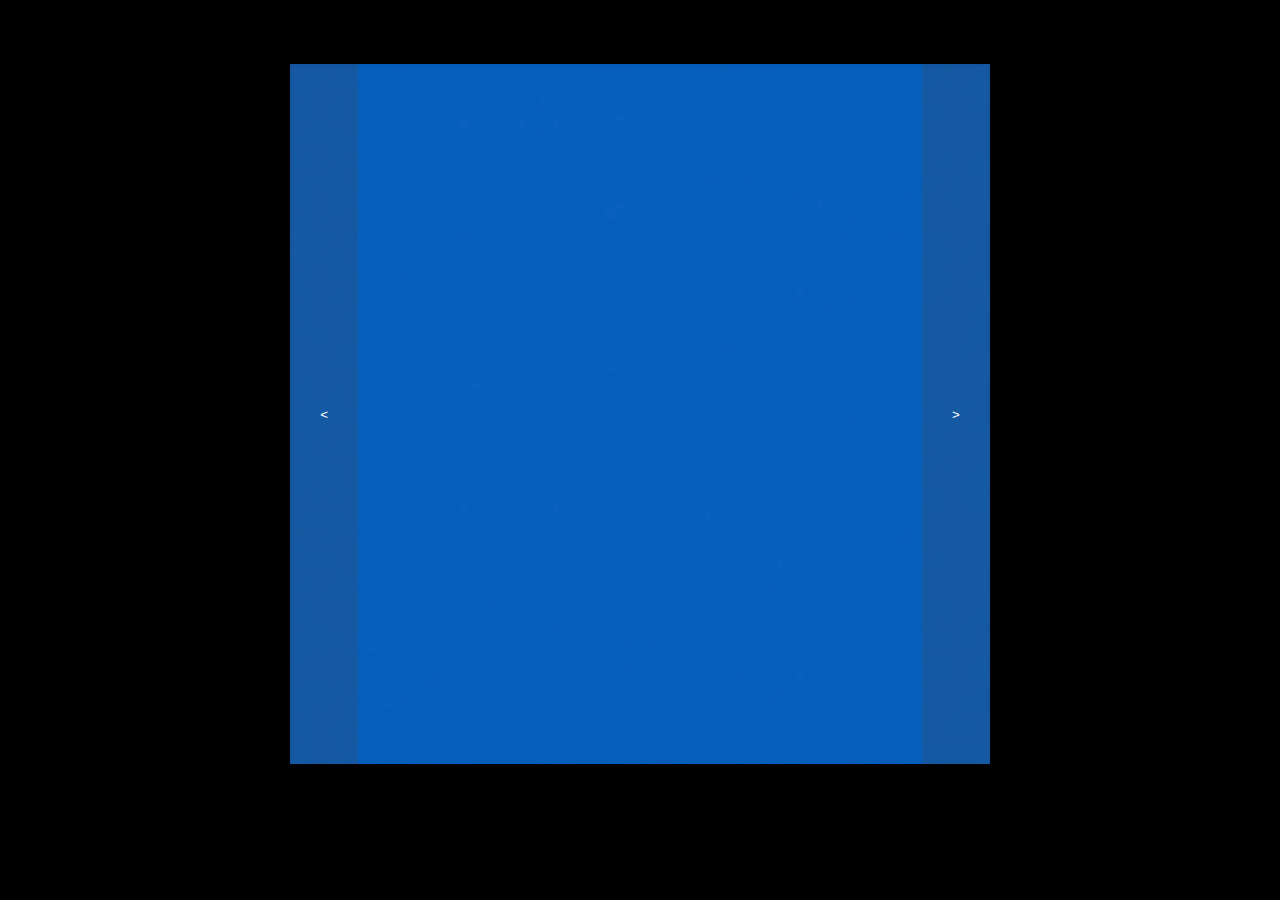
<file: Basic Carousel/index.html>
<!DOCTYPE html>
<html lang="pt-br">
<head>
    <meta charset="UTF-8">
    <meta name="viewport" content="width=device-width, initial-scale=1.0">
    <title>Teste</title>
    <link rel="stylesheet" href="styles.css">

</head>
<body>



























   <section class="container">
            <button class="btnL"><</button>
        <div class="carrossel"></div>
            <button class="btnR">></button>
   </section>


   




























   

    <script src="scripts.js"></script>
    
</body>
</html>
</file>
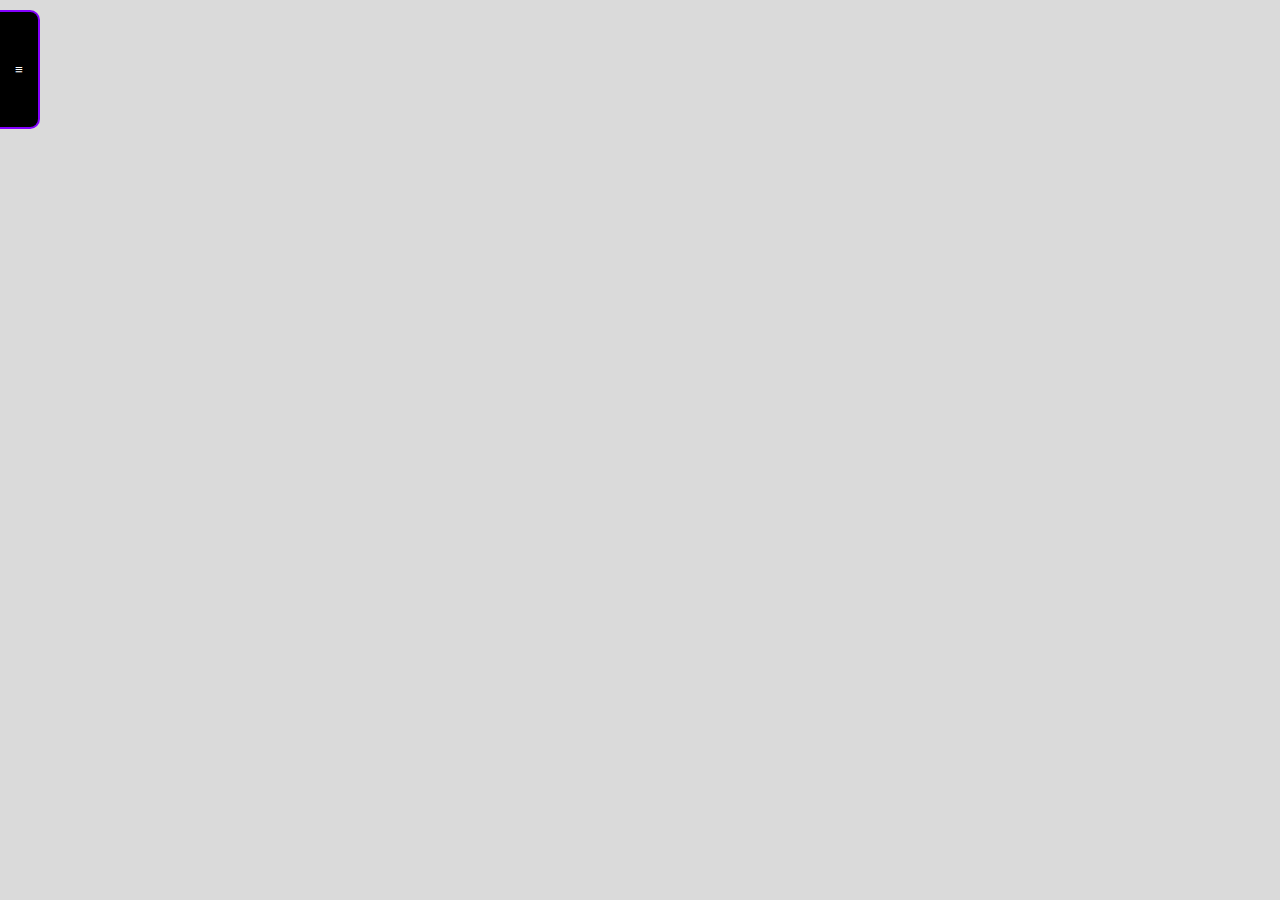
<file: Basic Side Menu/index.html>
<!DOCTYPE html>
<html lang="en">
<head>
    <meta charset="UTF-8">
    <meta name="viewport" content="width=device-width, initial-scale=1.0">
    <title>Menu Lateral</title>
    <link rel="stylesheet" href="index.css">
</head>
<body>

    <button class="btn-act">&#8801</button>


    <section class="area-menu">
        <div class="content-menu">
            <ul>
                <h1>Title</h1>
                <li>1</li>
                <li>2</li>
                <li>3</li>
                <li>4</li>
                <li>5</li>
                <p>Lorem ipsum dolor sit amet, consectetur adipiscing elit, sed do eiusmod tempor incididunt ut labore et dolore magna aliqua. Ut enim ad minim veniam, quis nostrud exercitation ullamco laboris nisi ut aliquip ex ea commodo consequat. Duis aute irure dolor in reprehenderit in voluptate velit esse cillum dolore eu fugiat nulla pariatur. Excepteur sint occaecat cupidatat non proident, sunt in culpa qui officia deserunt mollit anim id est laborum.</p>
            </ul>
        </div>
    </section>

    <script src="index.js"></script>
</body>
</html>
</file>
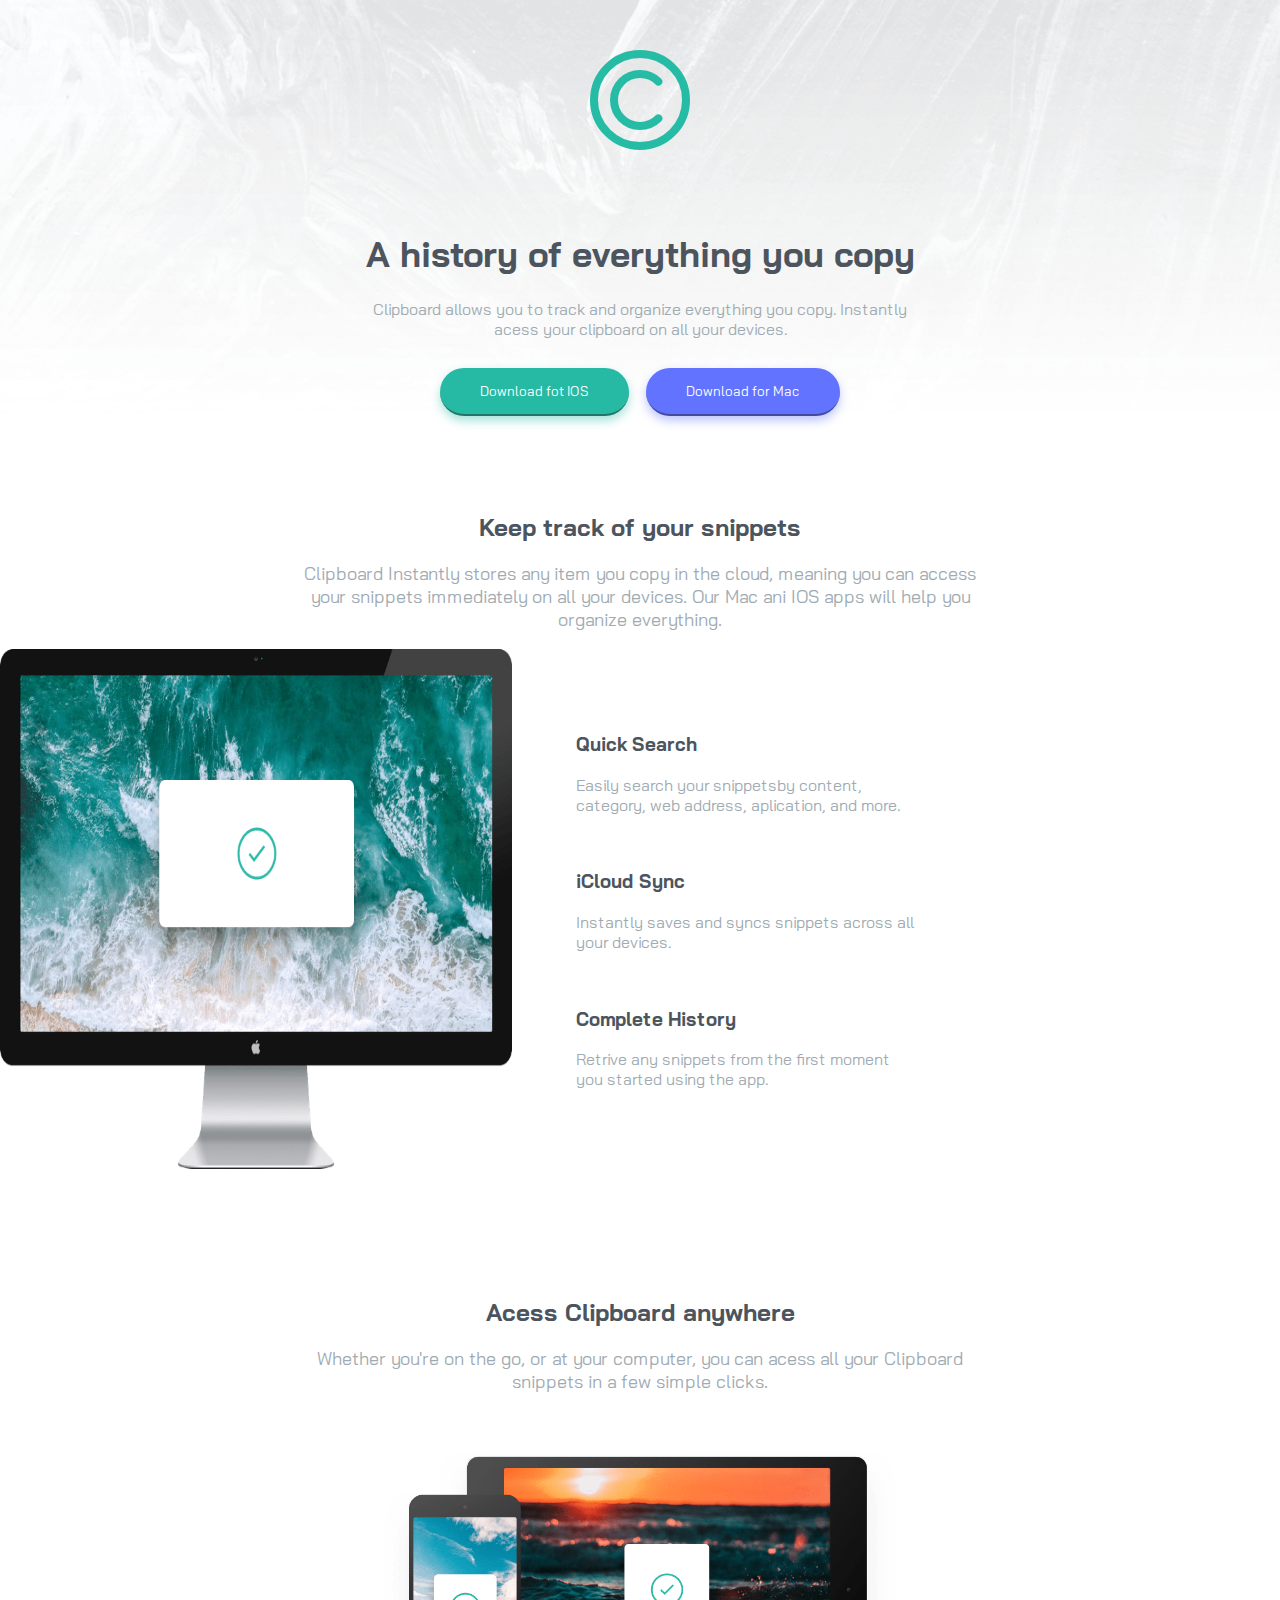
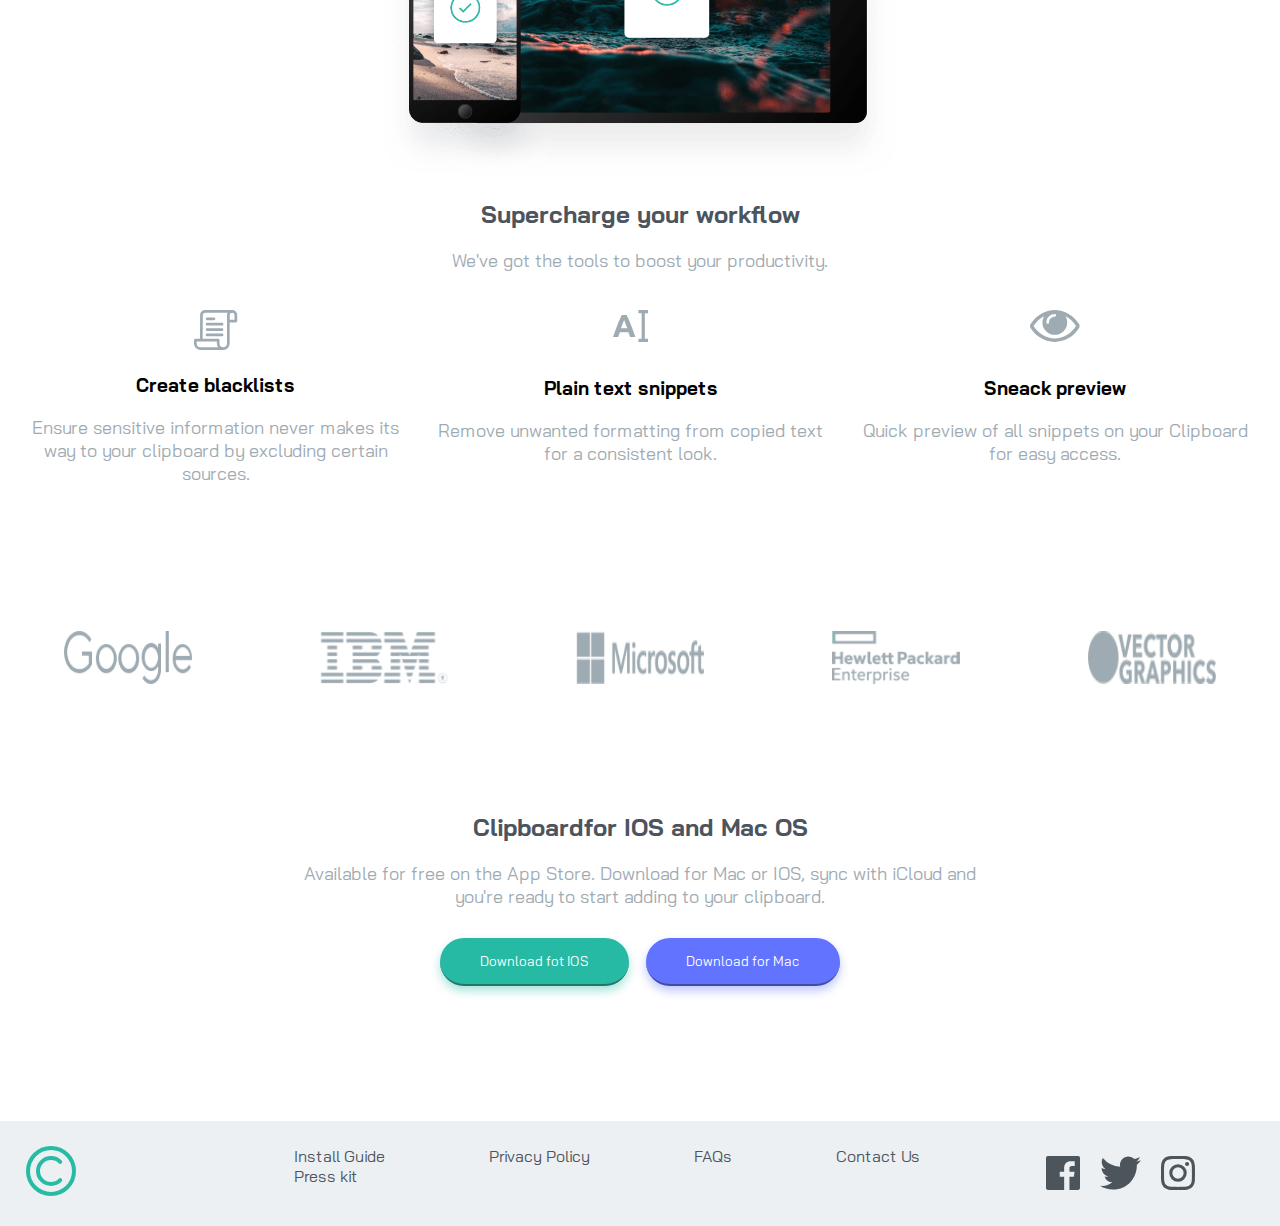
<file: Frontend Menthor/Clipboard/clipboard.html>
<!DOCTYPE html>
<html lang="en">
<head>
    <meta charset="UTF-8">
    <meta name="viewport" content="width=device-width, initial-scale=1.0">
    <title>Clipboard</title>
    <link rel="shortcut icon" href="favicon-32x32.png" type="image/favicon-32x32">
    <link rel="stylesheet" href="clipboard.css">
</head>
<body>


    <header>
        <div class="inicio">
            <img src="logo.svg" class="logo-c" width="100px" alt="">
            <h1 class="titulo-c">A history of everything you copy</h1>
            <p class="text-c">Clipboard allows you to track and organize everything you copy. Instantly <br> acess your clipboard on all your devices.</p>
            <div class="botoes">
                <button class="btn-c-1">Download fot IOS</button>
                <button class="btn-c-2">Download for Mac</button>
            </div>
        </div>
    </header>
   
    <main>


        <section class="area-1">
            <h2 class="tit-area">Keep track of your snippets</h2>
            <p class="text-area">Clipboard Instantly stores any item you copy in the cloud, meaning  you can access <br> your snippets immediately on all your devices. Our Mac ani IOS apps will help you <br> organize everything.</p>
            <div class="div-area-1">
                <img src="image-computer.png" alt="" class="monitor">
                <div class="subs">
                    <h3 class="subtitulos">Quick Search</h3>
                    <p class="text-area-left">Easily search your snippetsby content, <br> category, web address, aplication, and more.</p>
                    <br>
                    <h3 class="subtitulos">iCloud Sync</h3>
                    <p class="text-area-left">Instantly saves and syncs snippets across all <br> your devices.</p>
                    <br>
                    <h3 class="subtitulos">Complete History</h3>
                    <p class="text-area-left">Retrive any snippets from the first moment <br> you started using the app.</p>
                </div>
            </div>
        </section>

        <section class="area-2">
            <h2 class="tit-area">Acess Clipboard anywhere</h2>
            <p class="text-area">Whether you're on the go, or at your computer, you can acess all your Clipboard <br> snippets in a few simple clicks.</p>
            <img src="image-devices.png" alt="" width="40%" class="tablet">
        </section>

        <section class="area-3">
            <h2 class="tit-area">Supercharge your workflow</h2>
            <p class="text-area">We've got the tools to boost your productivity.</p>

            <div class="area-services">
                <div class="services">
                    <img src="icon-blacklist.svg" alt="" class="services-logo">
                    <h3 class="subtitulos1">Create blacklists</h3>
                    <p class="text-area">Ensure sensitive information never makes its <br> way to your clipboard by excluding certain <br>sources.</p>
                </div>
                <div class="services">
                    <img src="icon-text.svg" alt="" class="services-logo">
                    <h3 class="subtitulos2">Plain text snippets</h3>
                    <p class="text-area">Remove unwanted formatting from copied text <br> for a consistent look.</p>
                </div>
                <div class="services">
                    <img src="icon-preview.svg" alt="" class="services-logo">
                    <h3 class="subtitulos3">Sneack preview</h3>
                    <p class="text-area">Quick preview of all snippets on your Clipboard <br> for easy access.</p>
                </div>
            </div>
            <div class="marcas">
                <img src="logo-google.png" width="10%" alt="" >
                <img src="logo-ibm.png" width="10%" alt="" >
                <img src="logo-microsoft.png" width="10%" alt="" >
                <img src="logo-hp.png" width="10%" alt="" >
                <img src="logo-vector-graphics.png" width="10%" alt="" >
            </div>
        </section>

        <section class="area-4">
            <h2 class="tit-area">Clipboardfor IOS and Mac OS</h2>
            <p class="text-area">Available for free on the App Store. Download for Mac or IOS, sync with iCloud and <br> you're ready to start adding to your clipboard.</p>
            <div class="botoes">
                <button class="btn-c-1">Download fot IOS</button>
                <button class="btn-c-2">Download for Mac</button>
            </div>
        </section>
    </main>

    <footer>
        <section class="area-5">
            <div class="line1">
                <img src="logo.svg" width="50px" alt="">
            </div>
            <div class="line2">
                <a href="" class="links">Install Guide</a>
                <a href="" class="links">Privacy Policy</a>
                <a href="" class="links">FAQs</a>
                <a href="" class="links">Contact Us</a>
                <a href="" class="links">Press kit</a>
            </div>
            <div class="line3">
                <img src="icon-facebook.svg" alt="" class="social-media">
                <img src="icon-twitter.svg" alt="" class="social-media">
                <img src="icon-instagram.svg" alt="" class="social-media">
            </div>
        </section>
    </footer>
    
</body>
</html>
</file>
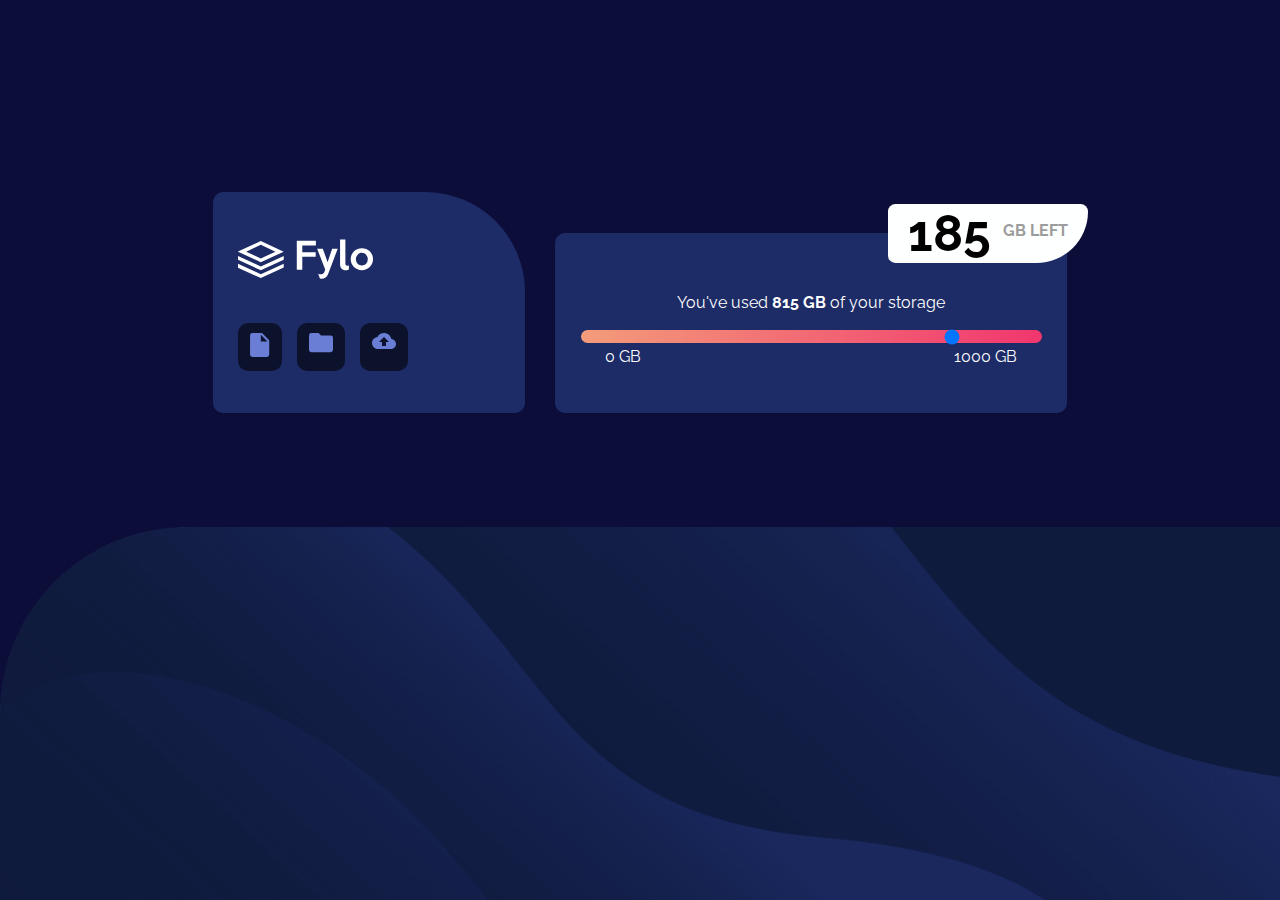
<file: Frontend Menthor/Fylo/fylo.html>
<!DOCTYPE html>
<html lang="en">
<head>
    <meta charset="UTF-8">
    <meta name="viewport" content="width=device-width, initial-scale=1.0">
    <title>Fylo</title>
    <link rel="stylesheet" href="fylo.css">
    <link rel="shortcut icon" href="favicon-32x32.png" type="image/favicon-32x32" />
</head>
<body>

    <div class="background"><img src="bg-desktop.png" alt=""></div>
    <div class="area">
        <section class="blocos">

            <div class="bloco1">
                <h1 class="titulo"><img src="logo.svg" alt=""></h1>
                <div class="icones">
                    <p><img src="icon-document.svg" alt=""></p>
                    <p><img src="icon-folder.svg" alt=""></p>
                    <p id="i3"><img src="icon-upload.svg" alt=""></p>
                </div>
            </div>
            
            <div class="bloco2">
                <p class="text">You've used <strong>815 GB</strong> of your storage</p>
                <input type="range" name="gb" id="gb" min="0" max="1000" value="815">
                <br><div class="linha-num"><span class="num">0 GB</span><span class="num">1000 GB</span></div>
                <div class="sobram">185 <span class="sob">GB LEFT</span></div>
            </div>

        </section>
    </div>
</body>
</html>
</file>
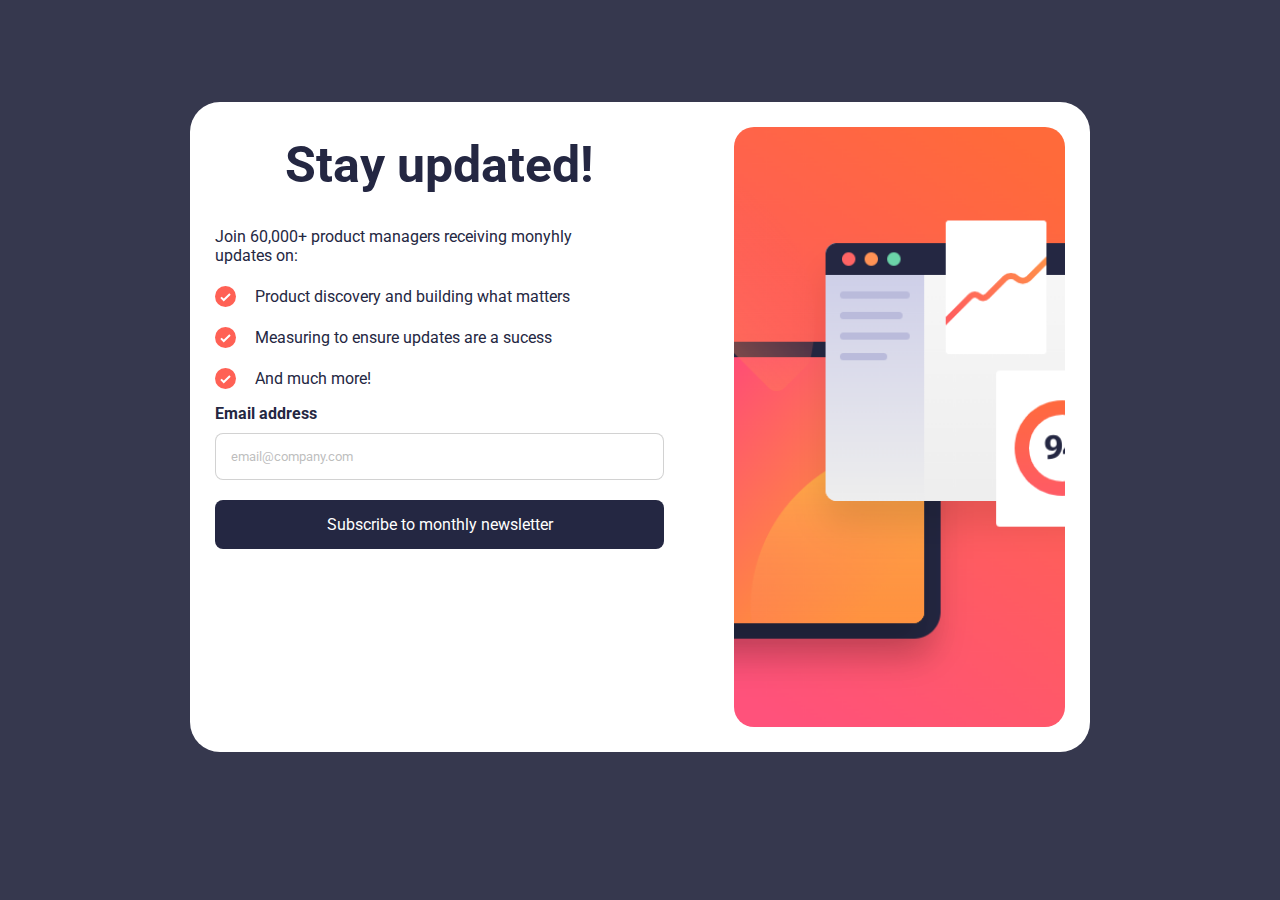
<file: Frontend Menthor/Newsletter Menthor/Newsletter.html>
<!DOCTYPE html>
<html lang="en">
<head>
    <meta charset="UTF-8">
    <meta name="viewport" content="width=device-width, initial-scale=1.0">
    <title>Newsletter</title>
    <link rel="shortcut icon" href="favicon-32x32.png" type="image/favicon-32x32" />
    <link rel="stylesheet" href="Newsletter.css">
    <script src="Newsletter.js"></script>
</head>
<body>
    <div class="centra">
        <section class="area-ban">
            <div class="direita">
        
            </div>

            <div class="esquerda">
                <h1 class="titulo">Stay updated!</h1>
                <p class="frases">Join 60,000+ product managers receiving monyhly <br> updates on:</p>
                <p class="frases-"><span class="check"><img src="icon-list.svg" alt=""></span> Product discovery and building what matters</p>
                <p class="frases-"><span class="check"><img src="icon-list.svg" alt=""></span> Measuring to ensure updates are a sucess</p>
                <p class="frases-"><span class="check"><img src="icon-list.svg" alt=""></span> And much more!</p>

                <label for="email"> Email address <br>
                    <input type="email" name="email" id="email" placeholder="email@company.com" size="50%">
                </label> 
                <br>
                <a href=""><button class="subs">Subscribe to monthly newsletter</button></a>
            </div>

        </section>
    </div>
    
</body>
</html>
</file>
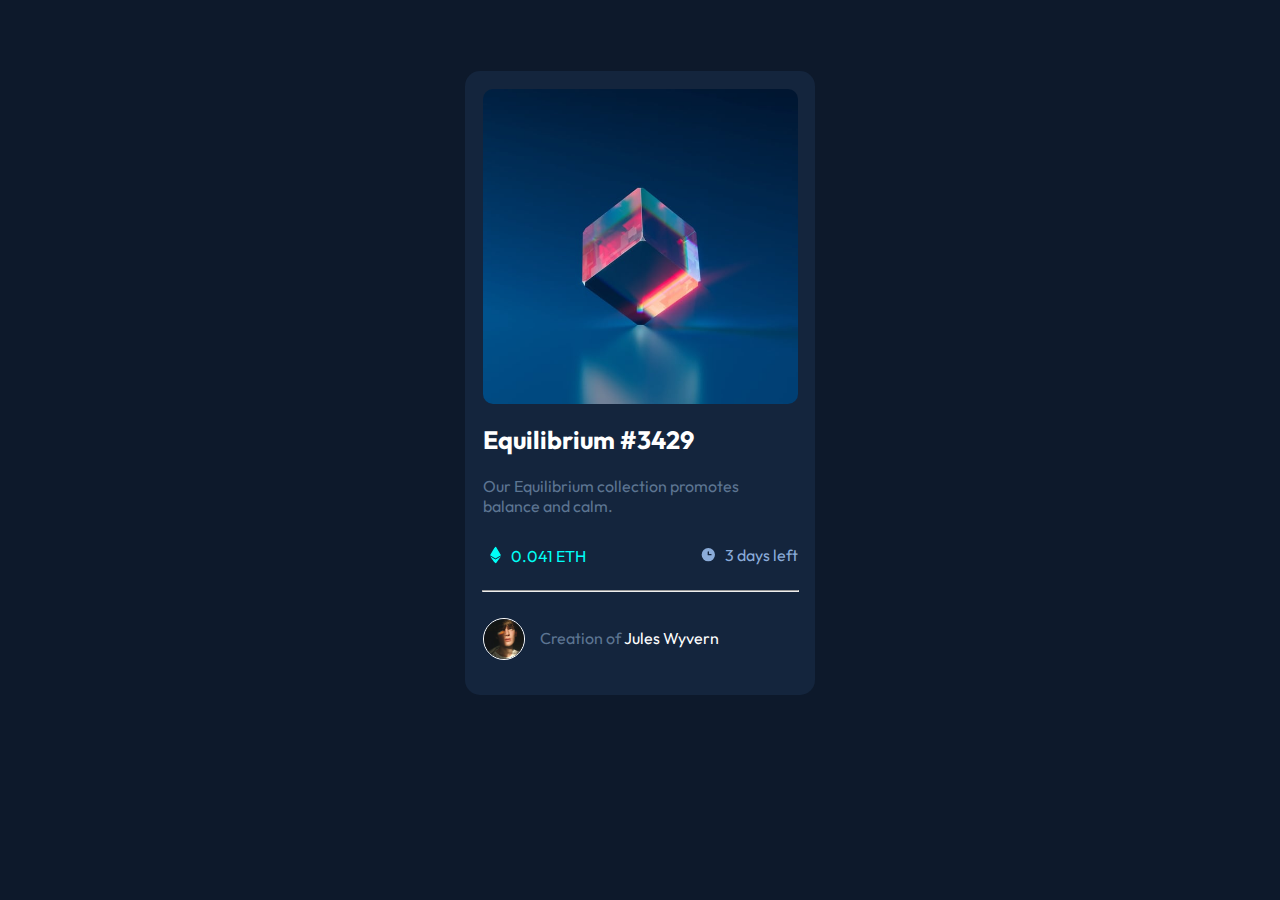
<file: Frontend Menthor/NFT/NFT.html>
<!DOCTYPE html>
<html lang="en">
<head>
    <meta charset="UTF-8">
    <meta name="viewport" content="width=device-width, initial-scale=1.0">
    <title>NFT CARD</title>
    <link rel="shortcut icon" href="favicon-32x32.png" type="image/favicon-32x32" />
    <link rel="stylesheet" href="NFT.css">
</head>
<body>

    <main>
        <section class="card">
            <img src="image-equilibrium.jpg" width="90%" alt="">
            <h1 class="name">Equilibrium #3429</h1>
            <br>
            <p class="text">Our Equilibrium collection promotes <br> balance and calm.</p>
            <br>
            <div class="line">
                <p class="eth"><span class="icon"><img src="icon-ethereum.svg" alt="">0.041 ETH</span></p>
                <span class="time"><span class="icon-time"><img src="icon-clock.svg" alt="">3 days left</span></span>
            </div>
            <hr id="line-hr">
            <div class="line-perfil">
                <img class="photo" src="image-avatar.png" alt="">
                <p class="creator">Creation of <span class="name-c">Jules Wyvern</span></p>
            </div>
            </section>
    </main>
    
</body>
</html>
</file>
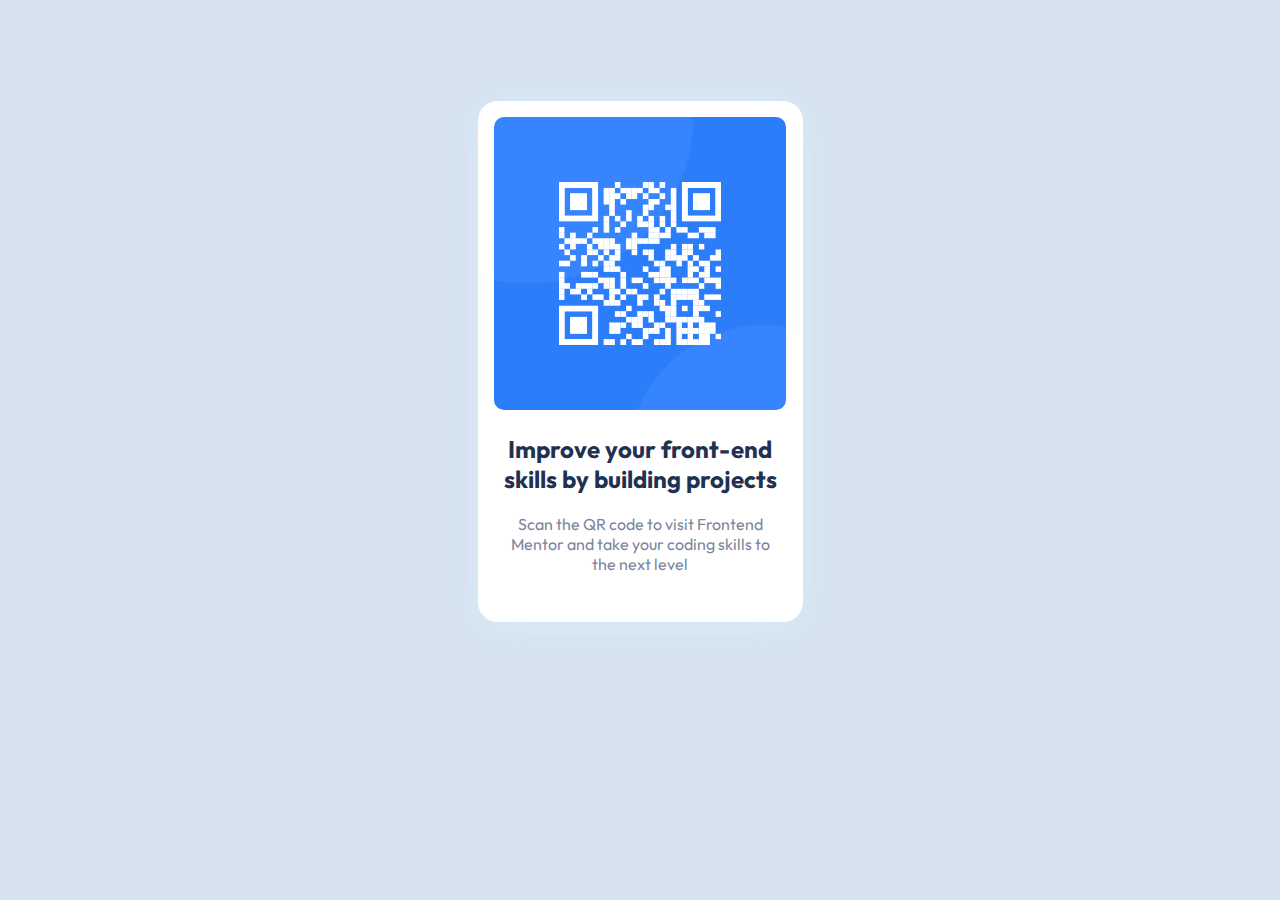
<file: Frontend Menthor/QRcode Menthor/QRcode.html>
<!DOCTYPE html>
<html lang="en">
<head>
  <meta charset="UTF-8">
  <meta name="viewport" content="width=device-width, initial-scale=1.0">
  <title>QR Code</title>
  <link rel="shortcut icon" href="favicon-32x32.png" type="image/favicon-32x32" />
  <link rel="stylesheet" href="QRcode.css">
</head>

<body>
  <div class="area">
    <section class="card">
      <img src="image-qr-code.png" width="90%" alt="">
      <h2>Improve your front-end <br> skills by building projects</h2>
      <p>Scan the QR code to visit Frontend <br> Mentor and take your coding skills to <br> the next level</p>
    </section>
  </div>
  
</body>
</html>
</file>
<file: Basic Carousel/styles.css>
body {
    background-color: rgb(0, 0, 0);
    margin: 0;
    padding: 0;
    font-family: sans-serif;
}

.container {
    display: flex;
    justify-content: center;
    width: 100%;
    margin-top: 5%;
}
img {
    width: 700px;
    height: auto;
    transition: opacity 0.5s ease-in-out;
    opacity: 1;
}

.btnL {
    background-color: rgba(75, 72, 72, 0.212);
    height: 700px;
    position: relative;
    left: 68px;
    padding: 30px;
    border: none;
    color: white;
    transition: 300ms;
}
.btnR {
    background-color: rgba(75, 72, 72, 0.212);
    height: 700px;
    position: relative;
    right: 68px;
    padding: 30px;
    border: none;
    color: white;
    transition: 300ms;
}
.btnL:hover, .btnR:hover {
    background-color: rgba(75, 72, 72, 0.425);
    transition: 300ms;
}
@media screen and (max-width: 850px ){
    img {
        width: 500px;
    }
    .btnL, .btnR {
        height: 500px;
    }
}
@media screen and (max-width: 570px ){
    img {
        width: 300px;
    }
    .btnL{
        height: 300px;
        padding: 15px;
        left: 38px;
    }
    .btnR {
        height: 300px;
        padding: 15px;
        right: 38px;
    }
}
.btnL:hover, .btnR:hover {
    background-color: rgba(75, 72, 72, 0.425);
    transition: 300ms;
}
@media screen and (max-width: 320px ){
    img {
        width: 200px;
    }
    .btnL, .btnR {
        height: 200px;
    }
}
</file>
<file: Basic Side Menu/index.css>
body {
    background-color: rgb(218, 218, 218);
    margin: 0;
    padding: 0;
    color: white;
    font-family: sans-serif;
}
.area-menu {
    background-color: rgb(0, 0, 0);
    width: 25%;
    position: fixed;
    left: -600px;
    transition: 300ms;
    height: 100%;
    border-right: 2px solid rgb(132, 0, 255);
}
.area-menu-actived {
    left: 0;
    transition: 300ms;
}
.btn-act {
    position: fixed;
    top: 10px;
    left: 0px;
    transition: 300ms;
    padding: 50px 15px;
    border: 2px solid rgb(132, 0, 255);
    border-left: none;
    z-index: 1;
    background-color: rgb(0, 0, 0);
    color: white;
    border-radius: 0px 10px 10px 0px;
}
.btn-act-active{
    left: 25%;
    transition: 300ms;
}
p {
    margin: 15%;
    text-align: right;
}
@media screen and (max-width: 1000px) {
    .area-menu {
        width: 35%;
    }
    .btn-act-active {
        left: 35%   ;
    }
}
@media screen and (max-width: 700px) {
    .area-menu {
        width: 45%;
    }
    .btn-act-active {
        left: 45%   ;
    }
}
@media screen and (max-width: 550px) {
    .area-menu {
        width: 100%;
    }
    .btn-act-active {
        position: fixed;
        top: 10px;
        left: 80%;
        padding: 15px 20px;
        border: none;
        background-color: rgb(78, 78, 78);
        border-radius: 50%;
    }
}
</file>
<file: Frontend Menthor/Clipboard/clipboard.css>
@import url('https://fonts.googleapis.com/css2?family=Bai+Jamjuree&display=swap');

body {
    margin: 0;
    padding: 0;
    box-sizing: border-box;
}
a {
    text-decoration: none;
    color: hsl(210, 10%, 33%);
}
a:hover {
    color: hsl(171, 66%, 44%);
}
* {
    font-family: 'Bai Jamjuree', sans-serif;
    transition: 300ms;
}

.inicio {
    width: 100%;
    background-image: url('bg-header-desktop.png');
    background-repeat: no-repeat;
    background-size: cover;
    background-position: center;
    text-align: center;
}
.logo-c {
    position: relative;
    top: 50px;
}
.titulo-c {
    text-align: center;
    margin-top: 10%;
    font-size: 35px;
    color: hsl(210, 10%, 33%);
}
.text-c {
    color: hsl(201, 11%, 66%);
}

.btn-c-1 {
    background-color: hsl(171, 66%, 44%) ;
    padding: 15px 40px 15px 40px;
    border:none;
    border-radius:40px;
    margin: 1% .5% .5% .5% ;
    color: white;
    box-shadow: 0px 5px 10px hsla(171, 66%, 44%, 0.397);
    border-bottom: 2px solid hsl(171, 52%, 30%);
}
.btn-c-2{
    background-color: hsl(233, 100%, 69%);
    padding: 15px 40px 15px 40px;
    border:none;
    border-radius:40px;
    margin: 1% .5% .5% .5% ;
    color: white;
    box-shadow: 0px 5px 10px hsla(233, 100%, 69%, 0.397);
    border-bottom: 2px solid hsl(233, 40%, 43%);
}

.tit-area {
    text-align: center;
    color: hsl(210, 10%, 33%);
}
.text-area {
    text-align: center;
    font-size: 18px;
    color: hsl(201, 11%, 66%);
}



.area-1 {
    margin-top: 7%;
}
.div-area-1 {
    display: flex;
}
.div-area-1 img {
    width: 40%;
    background-size: cover;
}
.subs {
    margin: 5%;
    color: hsl(201, 11%, 66%)
}
.subs h3 {
    color: hsl(210, 10%, 33%);
}





.area-2 {
    margin-top: 10%;
    text-align: center;

}
.area-2 img {
    text-align: center;
    margin-top: 3%;
}



.area-services {
    display: flex;
    justify-content: space-around;
    text-align: center;
    margin: 3% 1% 5% 1%;
}
.subtitulos2 {
    margin-top: 30px;
}
.subtitulos3 {
    margin-top: 30px;
}

.marcas {
    display: flex;
    justify-content: space-around;
    margin: 10% 0% 10% 0% ;
}
.marcas img {
    background-size: cover;

}


.area-4 {
    text-align: center;
    margin-bottom: 10%;
}



.area-5{
    display: flex;
    justify-content: space-between;
    background-color: rgba(201, 211, 218, 0.336);
    padding: 2%;
}
.line1,  .line3 {
    width: 20%;
}

.links {
    margin: 50px;
}

.line3 {
    text-align: right;
    display: flex;
}
.line3 img {
    margin: 10px;
}




@media only screen and (max-width: 850px) {
    .botoes {
        display: inline-block;
        width: 90%;
        margin-bottom: 20%;
    }
   .div-area-1 {
    display: block;
    margin-bottom: 30%;
   }
   .div-area-1 img {
    width: 80%;
    margin-left: 10%;
    margin-top: 10%;
   }
   .subtitulos {
    text-align: center;
    
   }
   .text-area-left {
    text-align: center;
   }
   .area-2 img {
    width: 80%;
    margin-bottom: 30%;
   }

   .area-services {
    display: block;
    margin-top: 20%;
   }
   .services {
    margin-bottom: 20%;
   }
   .area-4 {
    margin-top: 40%;
   }
   .area-5 {
    display: block;
    text-align: center;

   }

   .line2 {
    margin: 0;
   }
   .links {
    margin: 0;
    display: block;
   }
   .line3 {
    display: flex;

   }
}
</file>
<file: Frontend Menthor/Fylo/fylo.css>
@import url('https://fonts.googleapis.com/css2?family=Raleway&display=swap');

body {
    margin: 0;
    padding: 0;
    background-color: rgb(13, 13, 58);


}
* {
    color: white;
    font-family: 'Raleway', sans-serif;
}
.background img {
    width: 100%;
    background-position: center;
    background-repeat: no-repeat;
    background-size: cover;
    object-fit: cover;
    position: absolute;
    bottom: 0;
    z-index: -1;
}

.area {
    display: flex; 
    justify-content:center;
    width: 100%;
    margin-top: 15%;
    z-index: 1000;
}
.blocos {
    width: 100%;
    display: flex;
    justify-content: center;
}

.bloco1 {
    background-color: hsl(228, 56%, 26%);
    padding: 2% 8% 2% 2%;
    border-radius: 10px 100px 10px 10px ;
    margin-bottom: 100px;
}
.icones {
    display: flex
}
.bloco1 p {
    background-color: hsl(229, 57%, 11%);
    padding: 10px 12px 10px 12px;
    margin-right: 15px;
    border-radius: 10px;
    text-align: center;    
}





.bloco2 {
    background-color: hsl(228, 56%, 26%);
    width: 40%;
    height: 180px;
    margin-left: 30px;
    margin-top: 3.2%;
    border-radius: 10px;
    box-sizing: border-box;
    text-align: center;

}
.bloco2 p {
    margin-top: 60px;
}
.bloco2 input {
    width: 90%;
}
.linha-num {
    display: flex;
    justify-content: space-between;
    margin-right: 50px;
    margin-left: 50px;
}
input[type=range] {
    -webkit-appearance: none;
    appearance: none;
    display: inline-block;
    width: 90%;
    height: 1em;
    border-radius: 20px;
    background: linear-gradient(90deg, rgb(243, 156, 122),  rgb(241, 54, 110)) ;
    outline: none;
}
.sobram {
    font-size: 50px;
    background-color: rgb(254, 255, 255);
    color: #000;
    font-weight: 700;
    width: 200px;
    border-radius: 10px 10px 70px 10px;
    position: relative;
    bottom: 90%;
    left: 65%;
}


.sob {
    font-size: medium;
    color: rgb(156, 156, 156);
    position: relative;
    bottom: 15px;
}



@media only screen and (max-width: 700px) {
    .blocos {
        display: block;
    }
    .area {
        display: block;
    }
    .bloco1 {
        margin-left: 5%;
        margin-right: 5%;
        margin-bottom: 0;
        padding-bottom: 0%;
    }
    .bloco2 {
        margin-left: 5%;
        margin-right: 5%;
        width: 90%;
        padding-top: 0;
        margin-top: 0;
    }
    .bloco2 p {
        padding-top: 10%;
    }
    .sobram {
        position: relative;
        bottom: 80%;
        left: 20%;
    }

}
</file>
<file: Frontend Menthor/Newsletter Menthor/Newsletter.css>
@import url('https://fonts.googleapis.com/css2?family=Roboto:wght@400;700&display=swap');

body {
    margin: 0;
    padding: 0;
    box-sizing: border-box;
    background-color:hsl(235, 18%, 26%);
}
* {
    text-decoration: none;
    font-family: 'Roboto', sans-serif;
    color: hsl(234, 29%, 20%);
}
.centra {
    display: flex;
    justify-content: center;
}
.area-ban {
    display:flex;
    flex-direction: row-reverse;
    background-color: hsl(0, 0%, 100%);
    justify-content: center;
    width: 900px;
    margin-top: 8%;
    border-radius: 30px;
    box-sizing: border-box;
}
.esquerda {
    margin-right: 5%;
    padding-left: 25px;
}
.esquerda h1 {
    font-size: 50px ;
    text-align: center;
    font-family: 'Roboto', sans-serif;
    color: hsl(234, 29%, 20%) ;
}
.esquerda p {
    font-size: 16px;
   
}
.esquerda .check {
    position: relative;
    top: 5px;
    padding-right: 15px;
}
label {
    
    font-weight: 700;
    padding-bottom: 5px;
}
#email {
    border-radius: 8px;
    padding: 15px;
    border: 1px solid rgba(139, 139, 139, 0.39);
    margin-top: 10px;
    margin-bottom: 20px ;
    
}
::placeholder {
    color: rgba(124, 124, 124, 0.507);
}
.direita {
    background-image: url('imgdesk.png');
    margin: 25px;
    margin-bottom: 25px;
    margin-right: 25px;
    width: 60%;
    height: 600px ;
    border-radius: 20px;
    background-position: center;
    background-size: cover;
}
button {
    background-color: hsl(234, 29%, 20%);
    padding: 15px;
    width: 100%;
    border: none;
    border-radius: 8px;
    color: white;
    font-size: 16px;
    transition: 500ms;
}
button:hover {
    background: linear-gradient(90deg, rgb(255, 55, 88), rgb(255, 105, 35)) ;
    transition: 300ms;
    box-shadow: 0px 10px 30px rgba(255, 68, 35, 0.678);
}


@media only screen and (max-width: 1000px) {
    .area-ban {
        display: block;
        width: 80%;
        margin: 0;
    }
    .direita {
        background-image: url('imgdesk.png');
        background-position: center;
        background-size: cover;
        object-fit: cover;
        width: 100%;
        margin-left: 0;
        margin-top: 0;
    }
    .esquerda h1 {
        text-align: left;
    }
    #email {
        width: 95%;
    }
    button {
        margin-bottom: 25px;
    }
}
    
@media only screen and (max-width: 375px) {
    .area-ban {
        width: 100%;
        margin: 0;
        padding: 0;
    }
    .centra {
        width: 100%;
        margin: 0;
    }
}
</file>
<file: Frontend Menthor/NFT/NFT.css>
@import url('https://fonts.googleapis.com/css2?family=Outfit&display=swap');
* {
    font-family: 'Outfit', sans-serif;
}
body {
    background-color:  hsl(217, 54%, 11%);
}
main {
    display: flex;
    justify-content: center;
}
.card{
    background-color:  hsl(216, 50%, 16%) ;
    width: 350px;
    border-radius: 15px;
    margin-top: 5%;
}
.card img {
    margin-left: 5%;
    border-radius: 10px;
    margin-top: 5%;
}
.card h1 {
    color: white;
    font-size: 25px;
    margin-left: 5%;
    margin-bottom: 0;
}
.card .text  {
    margin-left: 5%;
    color:  hsl(213, 22%, 47%) ;
    margin-top: 0;
    margin-bottom: 0;
}


.line {
    display: flex;
    justify-content: space-between;
}
.card .eth  {
    color:hsl(178, 100%, 50%);
    margin-top: 0;
    width: 50%;
    margin-left: 5%;
}
.icon img {
    position:relative;
    top: 2px;
    padding-right: 10px;
}
.time {
    width: 49%;
    text-align: right;
    margin-right: 5%;
    color:  hsl(215, 51%, 70%) ;
}
.icon-time img {
    position:relative;
    top: 2px;
    right: 8px;
}
.line-perfil {
    display: flex;
}
.line-perfil .photo  {
    width: 40px;
    border: 1px solid white;
    border-radius: 50%;
    margin-bottom: 35px;
}
.creator  {
    color: hsl(213, 22%, 47%) ;
    position: relative;
    left: 15px;
    top: 12px;
    
}
.name-c {
    color: white;
}
#line-hr {
   width: 90%;
    background-color: rgba(0, 255, 255, 0);
}
</file>
<file: Frontend Menthor/QRcode Menthor/QRcode.css>
@import url('https://fonts.googleapis.com/css2?family=Outfit:wght@400;700&display=swap');

body {
   background-color: hsl(212, 45%, 89%);
}
.area {
    display: flex;
    justify-content: center;
    margin-top: 8%;
}

.card {
    width: 450px ;
    border-radius: 20px;
    background-color: hsl(0, 0%, 100%);
    text-align: center;
    box-shadow: 0px 5px 30px 5px rgba(219, 241, 253, 0.527);
}
.card img {
    border-radius: 10px;
    margin-top: 5%;
}
.card h2 {
    color:  hsl(218, 44%, 22%);
    font-family: 'Outfit', sans-serif;;
}
.card p {
    color:  hsl(220, 15%, 55%);
    padding-bottom: 10%;
    font-family: 'Outfit', sans-serif;
}

@media screen and (min-width:375px)  {
    .card {
        width: 325px;
    }
    .blocos {
        display: block;
    }
}
</file>
